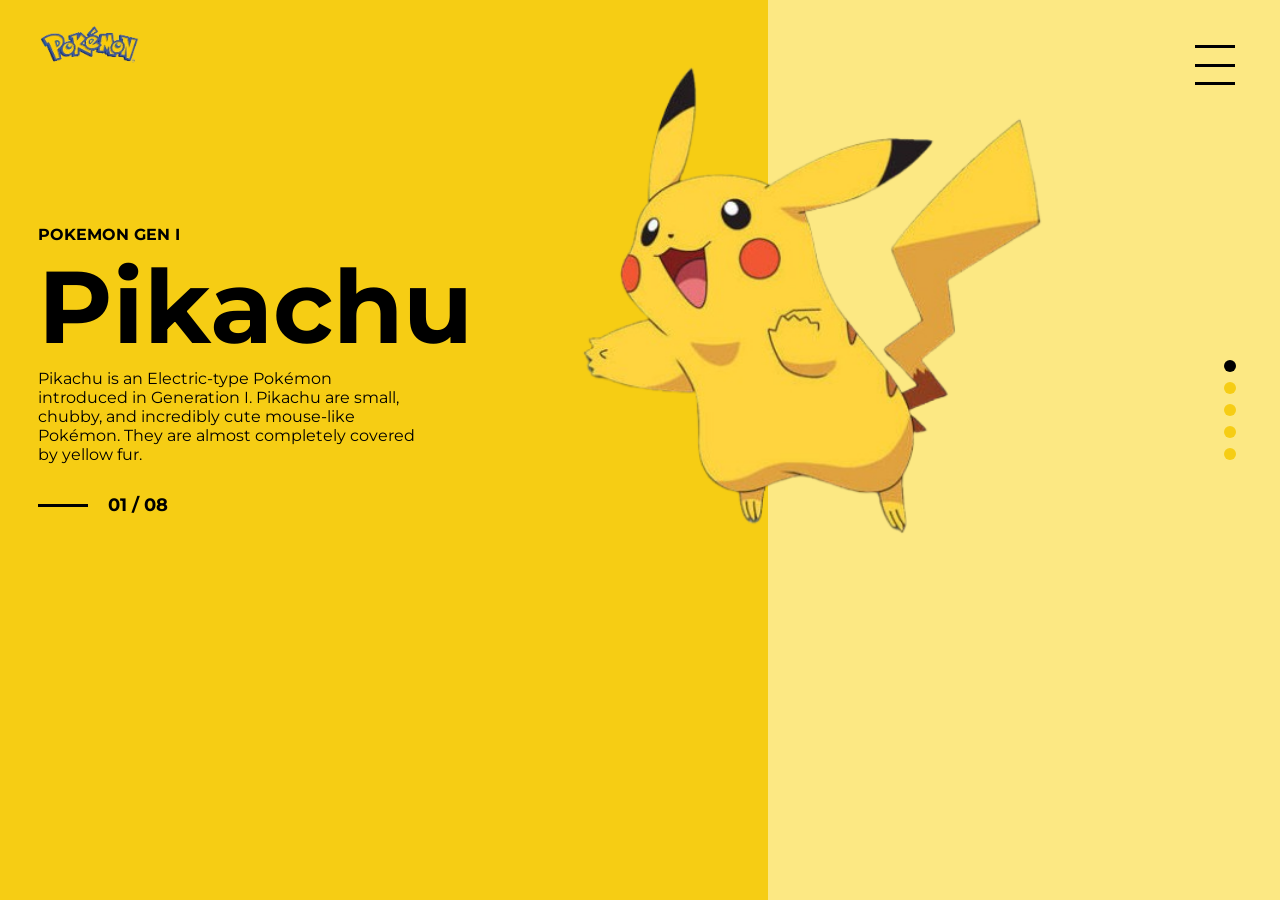
<file: pikachu-A1/index.html>
<!DOCTYPE html>
<html lang="en">
<head>
  <meta charset="UTF-8">
  <meta name="viewport" content="width=device-width, initial-scale=1.0">
  <title>Document</title>
  <link rel="stylesheet" href="./style.css">
</head>
<body>
  <main>
    <section class="left">

      <img class="logo" src="./pokemon_images-removebg-preview.png" alt="pokemon logo">
      <div class="box">
        <h4>POKEMON GEN I</h4>
        <h1 class="heading">Pikachu</h1>
        <p class="para">Pikachu is an Electric-type Pokémon introduced in Generation I. Pikachu are small, chubby, and incredibly cute mouse-like Pokémon.
        They are almost completely covered by yellow fur.</p>

        <div class="line">
          <div class="horizontal-line"></div>
          <span>01 / 08</span>
        </div>

      </div>
      
    </section>
    <section class="right"></section>
    
    <img class="pokemon" src="./pokemon-cartoon-removebg-preview.png" alt="">

    <div class="hamburger">
      <span></span>
      <span></span>
      <span></span>
    </div>

    <div class="dots">
      <span class="active"></span>
      <span></span>
      <span></span>
      <span></span>
      <span></span>
    </div>
    
  </main>
</body>
</html>
</file>
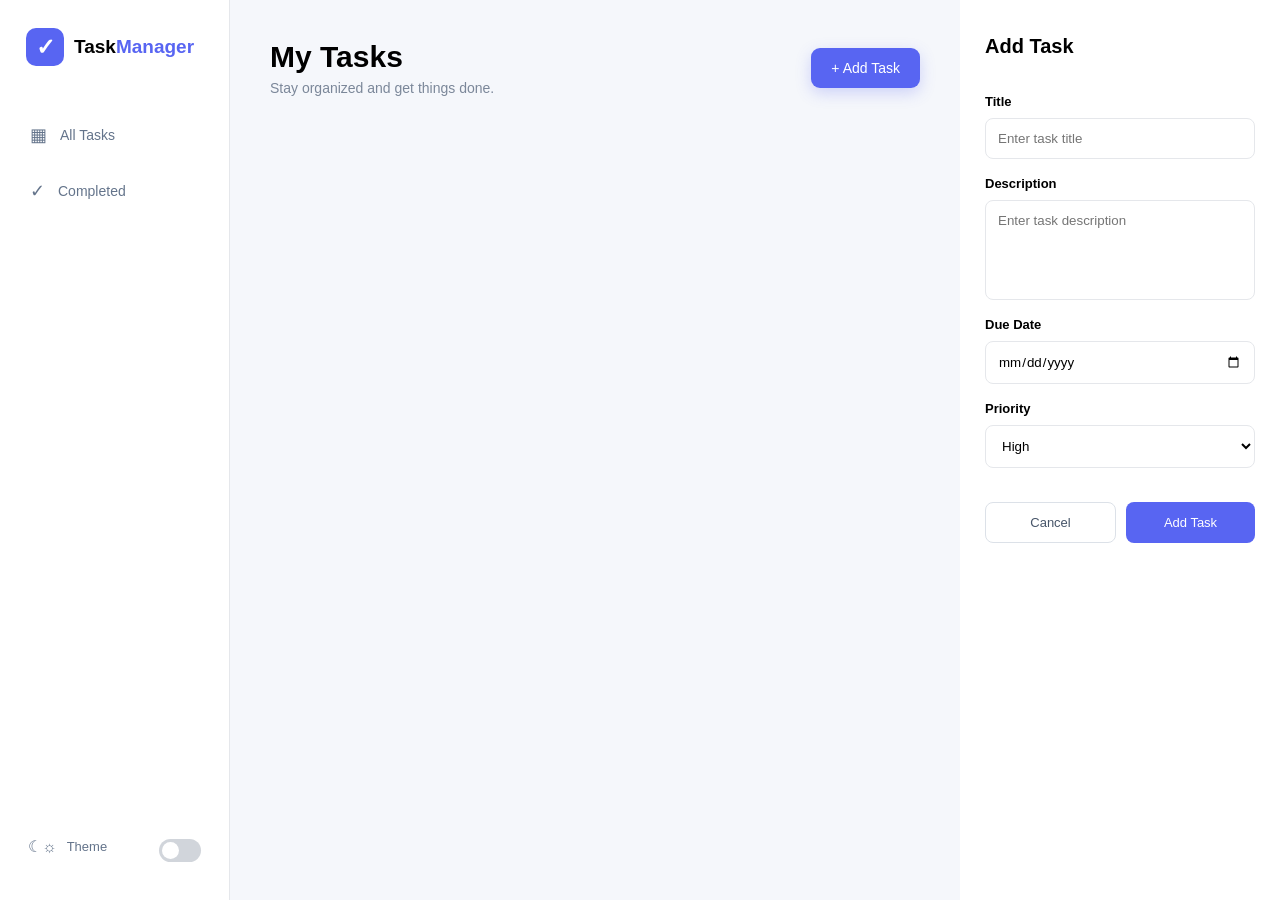
<file: Todo-list/index.html>
<!doctype html>
<html lang="en">
  <head>
    <meta charset="UTF-8" />
    <meta name="viewport" content="width=device-width, initial-scale=1.0" />
    <title>Task Manager</title>

    <link rel="stylesheet" href="style.css" />
  </head>

  <body class="dark">
    <div class="app">
      <!-- Sidebar -->
      <aside class="sidebar">
        <div class="logo">
          <div class="logo-icon">✓</div>
          <h2>Task<span>Manager</span></h2>
        </div>

        <nav class="navigation">
          <a href="#" class="nav-item active">
            <span>▦</span>
            All Tasks
          </a>

          <a href="#" class="nav-item jsCom">
            <span>✓</span>
            Completed
          </a>

          <!-- <a href="#" class="nav-item jsImp">
            <span>☆</span>
            Important
            <small>2</small>
          </a> -->
        </nav>

        <div class="theme-toggle">
          <span>☾☼</span>
          <p>Theme</p>

          <label class="switch">
            <input type="checkbox" class="theme-checkbox" />
            <span class="slider"></span>
          </label>
        </div>
      </aside>

      <!-- Main Content -->
      <main class="main">
        <header class="topbar">
          <div>
            <h1>My Tasks</h1>
            <p>Stay organized and get things done.</p>
          </div>

          <button class="add-btn">+ Add Task</button>
        </header>

        <!-- Task List -->
        <section class="tasks">
          <!-- Task 1 -->
          <!-- <div class="task-card">
            <div class="task-left">
              <input type="checkbox" class="task-checkbox jsCheckbox" />

              <div class="task-info">
                <div class="task-title-row">
                  <h3>Complete React Project</h3>

                  <span class="priority high"> ● High </span>
                </div>

                <p>Finish the cart functionality and fix the bugs.</p>

                <span class="date"> 📅 Sep 30, 2026 </span>
              </div>
            </div>

            <div class="task-actions">
              <button class="edit">✎</button>
              <button class="delete">🗑</button>
            </div>
          </div> -->
        </section>

        <section class="completedTask">
          <h1>Completed Task</h1>
          <!-- <div class="task-card">
            <div class="task-left">
              <input type="checkbox" class="task-checkbox jsCheckbox" />

              <div class="task-info">
                <div class="task-title-row">
                  <h3>Complete React Project</h3>

                </div>

                <p>Finish the cart functionality and fix the bugs.</p>

                <span class="date"> 📅 Sep 30, 2026 </span>
              </div>
            </div>

            <div class="task-actions">
              
              <button class="delete">🗑 <span> Delete</span></button>
            </div>

           
          </div> -->
        </section>
      </main>

      <!-- Add Task Panel -->
      <aside class="add-panel">
        <h2>Add Task</h2>

        <form>
          <label>Title</label>
          <input type="text" placeholder="Enter task title" />

          <label>Description</label>

          <textarea placeholder="Enter task description"></textarea>

          <label>Due Date</label>

          <input type="date" />

          <label>Priority</label>

          <select>
            <option>High</option>
            <option>Medium</option>
            <option>Low</option>
          </select>

          <div class="form-buttons">
            <button type="button" class="cancel-btn">Cancel</button>

            <button type="submit" class="submit-btn">Add Task</button>
          </div>
        </form>
      </aside>
    </div>

    <script src="./script.js"></script>
  </body>
</html>
</file>
<file: pikachu-A1/style.css>
@font-face {
  font-family: montserrat;
  src: url(./Montserrat-VariableFont_wght.ttf);
}

* {
    margin: 0;
    padding: 0;
    box-sizing: border-box;
    
}
html,
body {
    height: 100%;
    width: 100%;
    
}

main {
  background-color: black;
  width: 100%;
  height: 100%;
  display: flex;
  position: relative;
}

.left {
  width:60%;
  height: 100%;
  background-color: #F6CD14;
  position: relative;
}

.logo {
  position: absolute;
  top: -5%;
  width: 30%;
  max-width: 180px;
  height: auto;

}

.box {
  position: absolute;
  left: 5%;
  top: 25%;
  font-family:montserrat;
  width: 50%;
  

}

.heading {
  font-size:8vw;
  margin: 0%;
}

.para{
  text-align:left;
  margin-bottom: 30px;
}

.line {
  display: flex;
  align-items: center;
}

.horizontal-line{
  width: 50px;
  height: 3px;
  background-color: black;
  margin-right: 20px;
  
  
}

span {
  font-weight: bold;
  font-size: large;
  
}



.right {
  width: 40%;
  height: 100%;
  background-color: #FCE883;
}

.image-box{
  
  width: 300px;
  height: 300px;
  position: absolute;
  justify-self:center;
  
}

.pokemon {
  position: absolute;
  width: 600px;
  height: auto;
  left: 40%;
}

.hamburger {
  position: absolute;
  right: 40px;
  top: 5%;
  width: 50px;
  height: 40px;
  display: flex;
  justify-content: space-between;
  align-items: center;
  flex-direction: column;
  gap: 10px;
}

.hamburger span {
  width: 40px;
  height: 3px;
  background-color: black;
}

.dots {
  position: absolute;
  right: 40px;
  top: 40%;
  width: 20px;
  height: 100px;
  display: flex;
  justify-content: space-between;
  align-items: center;
  flex-direction: column;
  gap: 10px;
}

.dots span {
  width: 12px;
  height: 12px;
  border-radius: 50%;
  cursor: pointer;
  background-color: #F6CD14;
}

.dots .active {
  background-color: black;
}
</file>
<file: Todo-list/style.css>
:root {
  --bg: #f5f7fb;
  --card-bg: #ffffff;
  --text: #17233c;
  --text-light: #7b8799;
  --border: #e5e7eb;
  --input-bg: #ffffff;
  --element-color: black;
  --date-text: black;
}

body.dark {
  --bg: #111827;
  --card-bg: #1f2937;
  --text: #f3f4f6;
  --text-light: #9ca3af;
  --border: #374151;
  --input-bg: #111827;
  --element-color: #ffffff;
  --date-text: #f3f4f6;
}

body.dark input[type="date"] {
  color: #f3f4f6;
}

body.dark input[type="date"]::-webkit-calendar-picker-indicator {
  filter: invert(1);
  cursor: pointer;
}

* {
  margin: 0;
  padding: 0;
  box-sizing: border-box;
}

body {
  font-family: Arial, sans-serif;
  background: var(--bg);
  color: (--text);
}

.app {
  min-height: 100vh;
  display: grid;
  grid-template-columns: 230px 1fr 320px;
}

.sidebar {
  background: var(--card-bg);
  border-right: 1px solid var(--border);
  padding: 28px 18px;
  display: flex;
  flex-direction: column;
}

/* Logo */

.logo {
  display: flex;
  align-items: center;
  gap: 10px;
  margin-bottom: 45px;
  padding-left: 8px;
}

.logo-icon {
  width: 38px;
  height: 38px;

  display: flex;
  align-items: center;
  justify-content: center;

  background: #5865f2;
  color: white;

  border-radius: 10px;

  font-size: 23px;
  font-weight: bold;
}

.logo h2 {
  font-size: 19px;
  color: var(--element-color);
}

.logo h2 span {
  color: #5865f2;
}

/* Navigation */

.navigation {
  display: flex;
  flex-direction: column;
  gap: 8px;
}

.nav-item {
  text-decoration: none;
  color: #64748b;

  display: flex;
  align-items: center;
  gap: 13px;

  padding: 13px 12px;

  border-radius: 10px;

  font-size: 14px;
}

.nav-item span {
  font-size: 18px;
}

.nav-item small {
  margin-left: auto;

  background: #f1f5f9;

  padding: 3px 8px;

  border-radius: 20px;

  font-size: 11px;
}

.nav-item:hover {
  background: #f3f4ff;
  color: #5865f2;
}

/* Theme */

.theme-toggle {
  margin-top: auto;

  display: flex;
  align-items: center;
  gap: 10px;

  color: #64748b;

  padding: 10px;
}

.theme-toggle p {
  font-size: 13px;
}

.switch {
  margin-left: auto;
  position: relative;

  width: 42px;
  height: 23px;
}

.switch input {
  display: none;
}

.slider {
  position: absolute;

  inset: 0;

  background: #d1d5db;

  border-radius: 30px;

  cursor: pointer;
}

.slider::before {
  content: "";

  position: absolute;

  width: 17px;
  height: 17px;

  left: 3px;
  top: 3px;

  background: white;

  border-radius: 50%;

  transition: 0.3s;
}

.switch input:checked + .slider {
  background: #5865f2;
}

.switch input:checked + .slider::before {
  transform: translateX(19px);
}

/* =========================
   MAIN
========================= */

.main {
  padding: 40px;
  overflow-y: auto;
}

/* Header */

.topbar {
  display: flex;
  justify-content: space-between;
  align-items: center;
  margin-bottom: 35px;
}

.topbar h1 {
  font-size: 30px;
  margin-bottom: 6px;
  color: var(--element-color);
}

.topbar p {
  color: #7b8799;
  font-size: 14px;
}

/* Add button */

.add-btn {
  border: none;

  background: #5865f2;
  color: white;

  padding: 12px 20px;

  border-radius: 9px;

  font-size: 14px;

  cursor: pointer;

  box-shadow: 0 5px 15px rgba(88, 101, 242, 0.25);
}

.add-btn:hover {
  background: #4653df;
}

/* =========================
   TASK CARD
========================= */

.tasks {
  display: flex;
  flex-direction: column;
  gap: 14px;
}

.task-card {
  background: var(--card-bg);

  border: 1px solid var(--border);

  border-radius: 12px;

  padding: 22px;

  display: flex;

  align-items: center;
  justify-content: space-between;

  transition: 0.2s;
}

.task-card:hover {
  transform: translateY(-2px);

  box-shadow: 0 8px 25px rgba(0, 0, 0, 0.06);
}

.task-left {
  display: flex;
  gap: 15px;
  align-items: flex-start;
}

/* Checkbox */

.task-checkbox {
  width: 19px;
  height: 19px;

  margin-top: 2px;

  accent-color: #5865f2;

  cursor: pointer;
}

/* completed task */
.task-card.completed h3 {
  text-decoration: line-through;
  color: #8992a3;
}

.task-card.completed .task-info p {
  text-decoration: line-through;
}

/* Task information */

.task-info {
  display: flex;
  flex-direction: column;
  gap: 7px;
}

.task-title-row {
  display: flex;
  align-items: center;
  gap: 12px;
}

.task-title-row h3 {
  font-size: 15px;
}

.task-info p {
  color: #7b8799;
  font-size: 13px;
}

.date {
  color: #8a94a6;
  font-size: 12px;
}

/* Priority */

.priority {
  padding: 4px 9px;

  border-radius: 20px;

  font-size: 11px;

  font-weight: 600;
}

.High {
  color: #ef4444;
  background: #fff0f0;
}

.Medium {
  color: #d99a00;
  background: #fff8df;
}

.Low {
  color: #16a36a;
  background: #e9fbf3;
}

/* Task buttons */

.task-actions {
  display: flex;
  gap: 14px;
}

.task-actions button {
  border: none;

  background: transparent;

  cursor: pointer;

  font-size: 28px;

  padding: 6px;
}

.edit {
  color: #5865f2;
}

.delete {
  color: #ef4444;
}

.task-actions button:hover {
  transform: scale(1.15);
}

.completedTask {
  display: none;
  gap: 20px;
  flex-direction: column;
}

.completedTask h1 {
  color: #4653df;
  font-size: 28px;
  font-weight: 600;
}

.completedTask .delete {
  font-size: 24px;
}

/* =========================
   ADD PANEL
========================= */

.add-panel {
  background: var(--card-bg);

  border-left: 1px solid (--border);

  padding: 35px 25px;
}

.add-panel h2 {
  font-size: 20px;
  color: var(--element-color);
  margin-bottom: 28px;
}

form {
  display: flex;
  flex-direction: column;
  gap: 9px;
}

label {
  font-size: 13px;
  font-weight: 600;
  color: var(--element-color);
  margin-top: 8px;
}

input,
textarea,
select {
  width: 100%;

  border: 1px solid var(--border);

  border-radius: 8px;

  padding: 12px;

  font-family: inherit;

  outline: none;
  color: var(--date-text);
  background: var(--input-bg);
}

input:focus,
textarea:focus,
select:focus {
  border-color: #5865f2;
}

textarea {
  height: 100px;

  resize: none;
}

select {
  cursor: pointer;
}

/* Form buttons */

.form-buttons {
  display: flex;

  gap: 10px;

  margin-top: 25px;
}

.cancel-btn,
.submit-btn {
  flex: 1;

  padding: 12px;

  border-radius: 8px;

  cursor: pointer;

  font-size: 13px;
}

.cancel-btn {
  border: 1px solid #dce1e8;

  background: white;

  color: #475569;
}

.submit-btn {
  border: none;

  background: #5865f2;

  color: white;
}

.submit-btn:hover {
  background: #4653df;
}

/* =========================
   RESPONSIVE
========================= */

@media (max-width: 1000px) {
  .app {
    grid-template-columns: 200px 1fr;
  }

  .add-panel {
    display: none;
  }
}

@media (max-width: 700px) {
  .app {
    grid-template-columns: 1fr;
  }

  .sidebar {
    display: none;
  }

  .main {
    padding: 25px 15px;
  }

  .topbar {
    align-items: flex-start;
  }

  .task-card {
    padding: 17px;
  }

  .task-title-row {
    align-items: flex-start;
    flex-direction: column;
    gap: 5px;
  }
}
</file>
